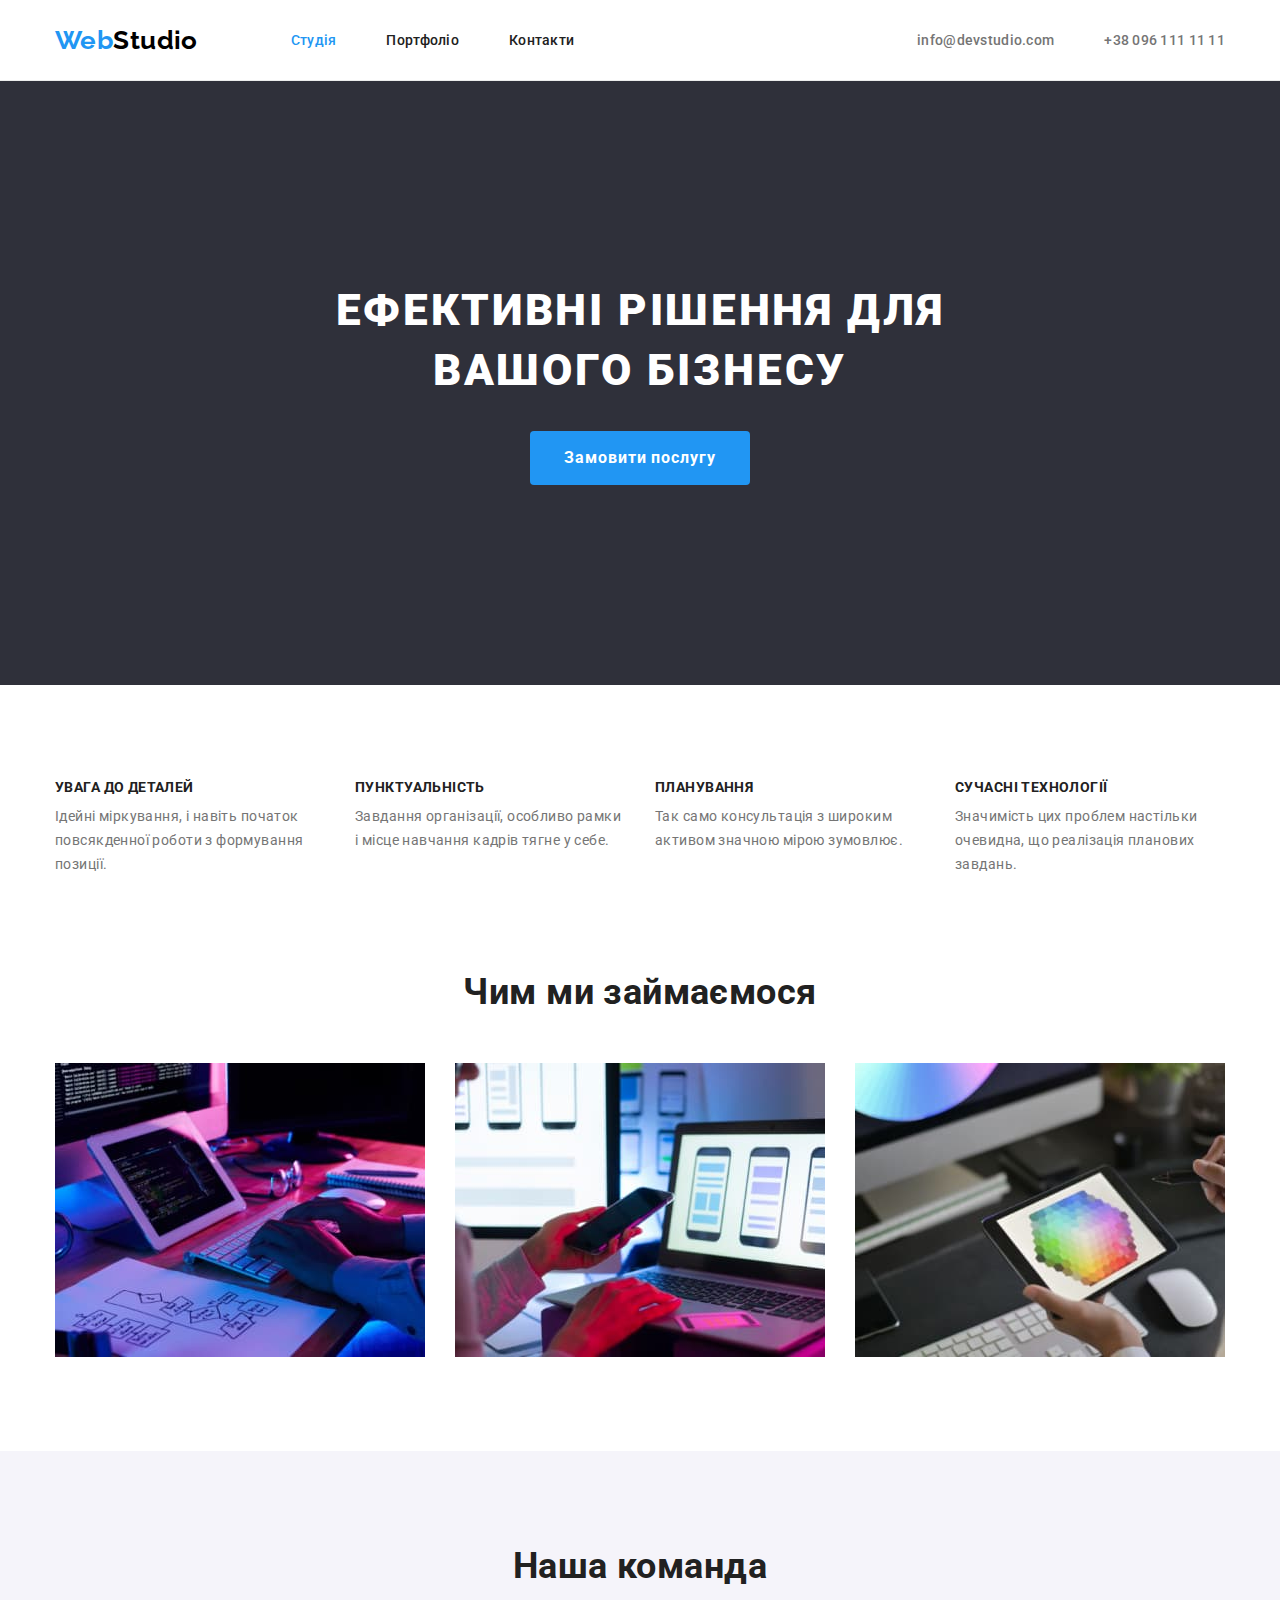
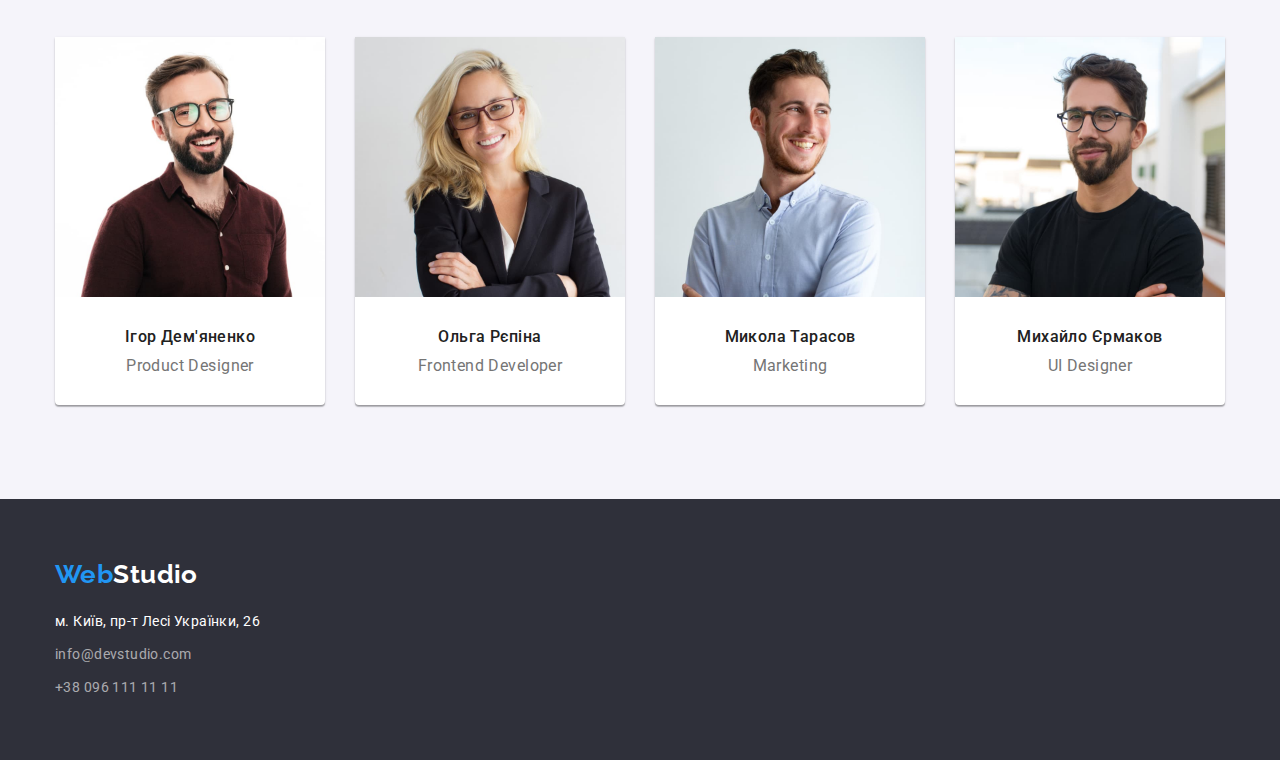
<file: index.html>
<!DOCTYPE html>
<html lang="uk">
<head>
    <meta charset="UTF-8">
    <meta http-equiv="X-UA-Compatible" content="IE=edge">
    <meta name="viewport" content="width=device-width, initial-scale=1.0">
    <title>Студія</title>
    <link rel="preconnect" href="https://fonts.googleapis.com">
    <link rel="preconnect" href="https://fonts.gstatic.com" crossorigin>
    <link href="https://fonts.googleapis.com/css2?family=Raleway:wght@700&family=Roboto:wght@400;500;700;900&display=swap"
        rel="stylesheet">
    <link rel="stylesheet" href="https://cdnjs.cloudflare.com/ajax/libs/modern-normalize/1.1.0/modern-normalize.min.css">    
    <link rel="stylesheet" href="./css/styles.css">
</head>
    <!--Шапка сайту-->
    <header class="header">
        <div class="container main-nav">
            <a href="./index.html" class="logo"><span class="logo-accent">Web</span>Studio</a>
            <nav class="header-nav">
                <ul class="list-nav">
                    <li class="item"><a class="nav-item current" href="./index.html">Студія</a></li>
                    <li class="item"><a class="nav-item" href="./portfolio.html">Портфоліо</a></li>
                    <li class="item"><a class="nav-item" href="#">Контакти</a></li>
                </ul>
            </nav>
                <ul class="contact">
                    <li class="item"><a class="contact-item" href="mailto:info@devstudio.com">info@devstudio.com</a></li>
                    <li class="item"><a class="contact-item" href="tel:+380961111111">+38 096 111 11 11</a></li>
                </ul>
        </div>
    </header>
<main>
        <!--Герой-->
        <section class="hero-section">
            <div class="container">
                <h1 class="hero">Ефективні рішення для вашого бізнесу</h1>
                <button class="btn" type="button">Замовити послугу</button>
            </div>
            
        </section>
        <!--Особливості-->
        <section class="benefit">
            <div class="container">
                <h2 class="visually-hidden">Наші переваги</h2>
                <ul class="benefit-list">
                <li class="item">
                    <h3 class="benefit-title">УВАГА ДО ДЕТАЛЕЙ</h3>
                    <p class="benefits-desc">Ідейні міркування, і навіть початок повсякденної роботи з формування позиції.</p>
                </li>
                <li class="item">
                    <h3 class="benefit-title">ПУНКТУАЛЬНІСТЬ</h3>
                    <p class="benefits-desc">Завдання організації, особливо рамки і місце навчання кадрів тягне у себе.</p>
                </li>
                <li class="item">
                    <h3 class="benefit-title">ПЛАНУВАННЯ</h3>
                    <p class="benefits-desc">Так само консультація з широким активом значною мірою зумовлює.</p>
                </li>
                <li class="item">
                    <h3 class="benefit-title">СУЧАСНІ ТЕХНОЛОГІЇ</h3>
                    <p class="benefits-desc">Значимість цих проблем настільки очевидна, що реалізація планових завдань.</p>
                </li>
                </ul>
        </div>     
        </section>
        <!--Чим ми займаємось-->
        <section class="examples">
            <div class="container">
                <h2 class="whatwedo">Чим ми займаємося</h2>
            <ul class="what-to-do">
                <li class="item"><img class="workimg" src="./images/box1.jpg" alt="Приклад робочого процесу №1" width="370"></li>
                <li class="item"><img class="workimg" src="./images/box2.jpg" alt="Приклад робочого процесу №2" width="370"></li>
                <li class="item"><img class="workimg" src="./images/box3.jpg" alt="Приклад робочого процесу №3" width="370"></li>
            </ul>
            </div>
        </section>
        <!--Наша команда-->
        <section class="team">
            <div class="container">
                <h2 class="team-tile">Наша команда</h2>
                <ul class="ourteam">
                <li class="team-member item">
                    <img class="workimg" src="./images/igor-demiyanenko.jpg" alt="Product Designer" width="270">
                    <div class="container-name">
                        <h3 class="team-item">Ігор Дем'яненко</h3>
                        <p class="team-disc">Product Designer</p>
                    </div>
                </li>
                <li class="team-member item">
                    <img class="workimg" src="./images/olha-repina.jpg" alt="Frontend Developer" width="270">
                    <div class="container-name">
                        <h3 class="team-item">Ольга Рєпіна</h3>
                        <p class="team-disc">Frontend Developer</p>
                    </div>
                </li>
                <li class="team-member item">
                    <img class="workimg" src="./images/mykola-tarasov.jpg" alt="Marketing" width="270">
                    <div class="container-name">
                        <h3 class="team-item">Микола Тарасов</h3>
                        <p class="team-disc">Marketing</p>
                    </div>
                </li>
                <li class="team-member item">
                    <img class="workimg" src="./images/ermakov.jpg" alt="UI Designer" width="270">
                    <div class="container-name">
                        <h3 class="team-item">Михайло Єрмаков</h3>
                        <p class="team-disc">UI Designer</p>
                    </div>
                </li>
                </ul>
            </div>
           
        </section>
</main>
    <!--Футер-->
    <footer class="footer">
        <div class="container">
            <a class="logo" href="./index.html"><span class="logo-accent">Web</span><span
                    class="logo-white">Studio</span></a>
            <address class="main-address">
                <ul class="footer-conact">
                    <li class="item"><a class="address" href="https://cutt.ly/aXV1ov9" target="_blank"
                            rel="nofollow noopener noreferrer">м. Київ, пр-т Лесі Українки,
                            26</a></li>
                    <li class="item"><a class="mail" href="mailto:info@devstudio.com">info@devstudio.com</a></li>
                    <li class="item"><a class="mail" href="tel:+380961111111">+38 096 111 11 11</a></li>
                </ul>
            </address>
        </div>
    </footer>
</body>
</html>
</file>
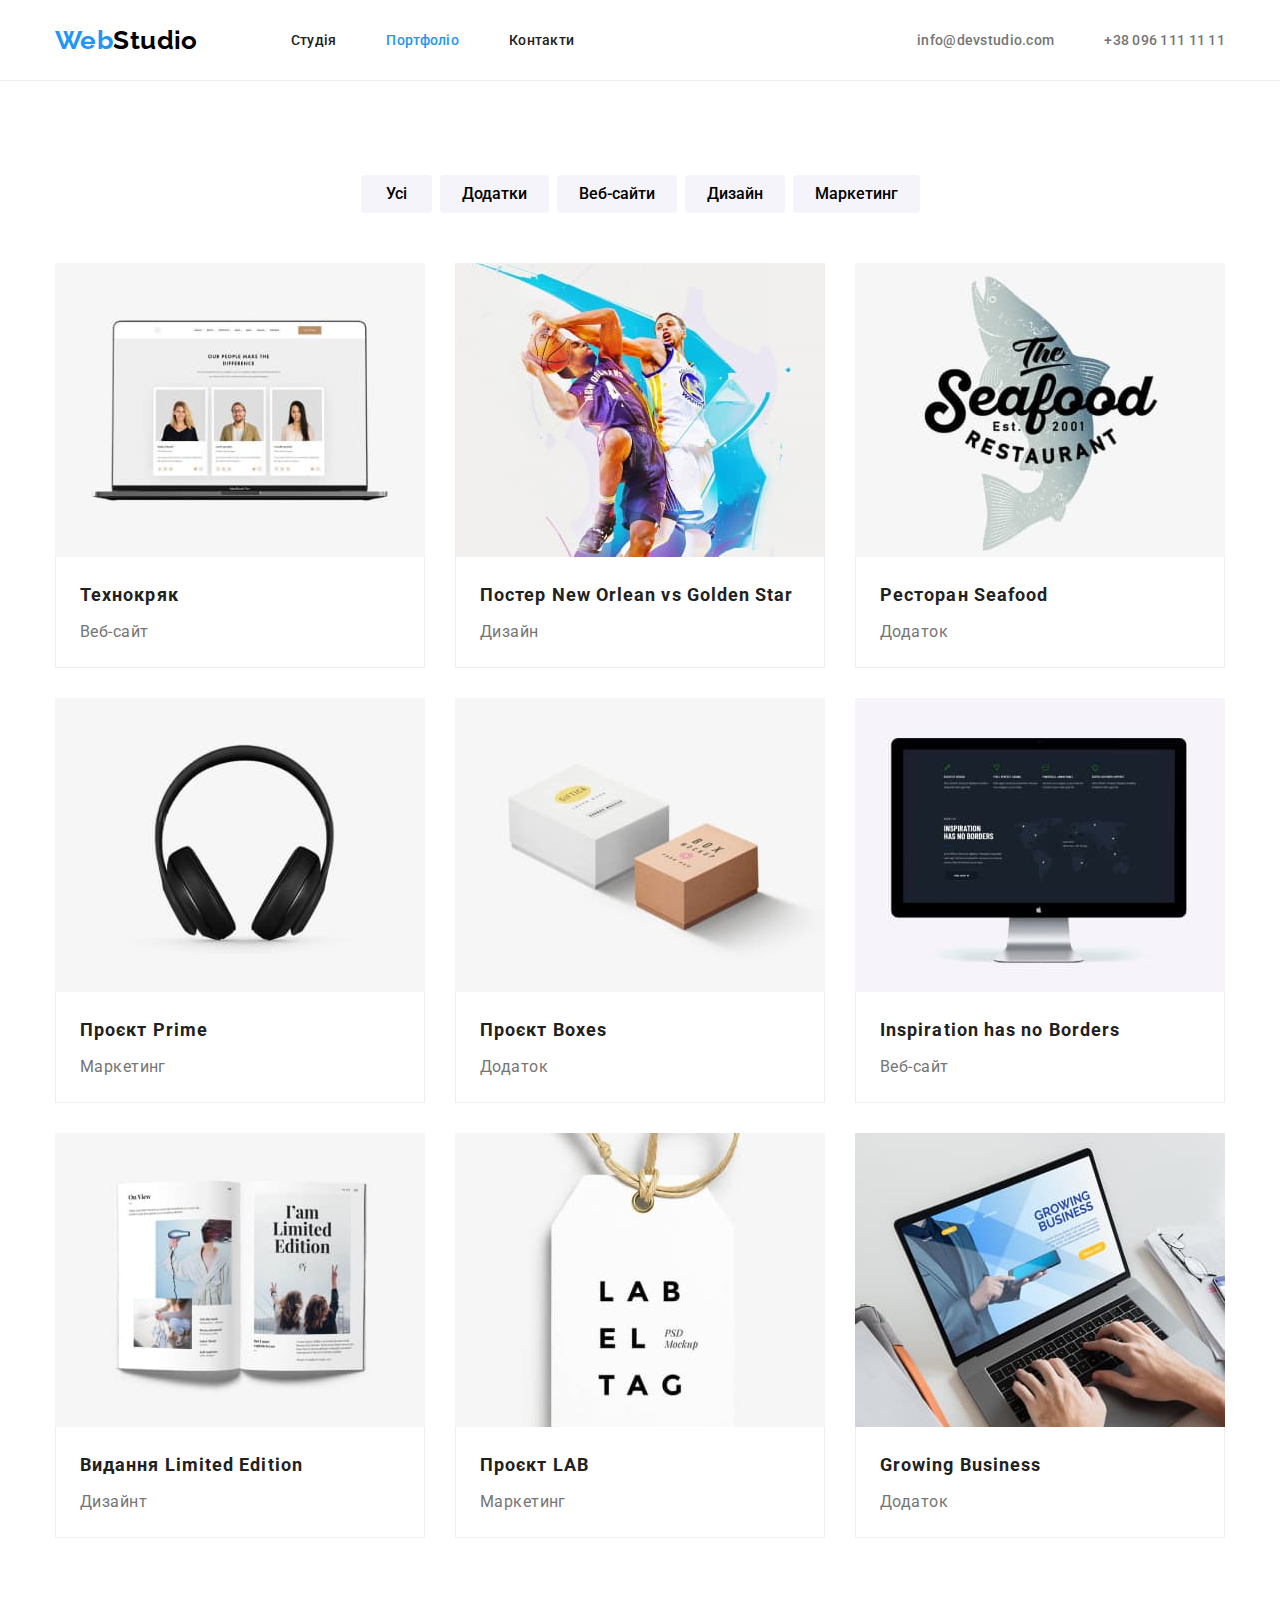
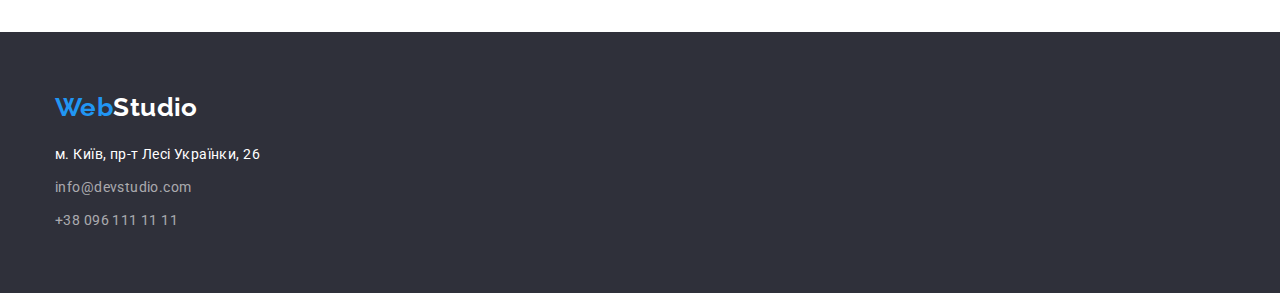
<file: portfolio.html>
<!DOCTYPE html>
<html lang="uk">

<head>
    <meta charset="UTF-8">
    <meta http-equiv="X-UA-Compatible" content="IE=edge">
    <meta name="viewport" content="width=device-width, initial-scale=1.0">
    <title>Портфоліо</title>
    <link rel="preconnect" href="https://fonts.googleapis.com">
    <link rel="preconnect" href="https://fonts.gstatic.com" crossorigin>
    <link href="https://fonts.googleapis.com/css2?family=Raleway:wght@700&family=Roboto:wght@400;500;700;900&display=swap"
        rel="stylesheet">
    <link rel="stylesheet" href="https://cdnjs.cloudflare.com/ajax/libs/modern-normalize/1.1.0/modern-normalize.min.css">
    <link rel="stylesheet" href="./css/styles.css">
</head>
<!--Шапка сайтfу-->
<header class="header">
    <div class="container main-nav">
        <a href="./index.html" class="logo"><span class="logo-accent">Web</span>Studio</a>
        <nav class="header-nav">
            <ul class="list-nav">
                <li class="item"><a class="nav-item" href="./index.html">Студія</a></li>
                <li class="item"><a class="nav-item current" href="./portfolio.html">Портфоліо</a></li>
                <li class="item"><a class="nav-item" href="#">Контакти</a></li>
            </ul>
        </nav>
        <ul class="contact">
            <li class="item"><a class="contact-item" href="mailto:info@devstudio.com">info@devstudio.com</a></li>
            <li class="item"><a class="contact-item" href="tel:+380961111111">+38 096 111 11 11</a></li>
        </ul>
    </div>
</header>
<main>
        <section class="filter">
            <div class="container">
                <h1 class="visually-hidden">Портфоліо</h1>
                <ul class="filter-item">
                    <li class="item"><button type="button" class="btn-nav all">Усі</button></li>
                    <li class="item"><button type="button" class="btn-nav">Додатки</button></li>
                    <li class="item"><button type="button" class="btn-nav">Веб-сайти</button></li>
                    <li class="item"><button type="button" class="btn-nav">Дизайн</button></li>
                    <li class="item"><button type="button" class="btn-nav">Маркетинг</button></li>
                </ul>
                <ul class="portfolio-item">
                    <li class="item portfolio-list">
                        <a href="#" class="portfolio-link">
                            <img class="workimg" src="./images/portfolio/technokryak.jpg" alt="Технокряк" width="370">
                            <div class="cards">
                            <h2 class="portfolio-name">Технокряк</h2>
                            <p class="portfolio-disc">Веб-сайт</p>
                            </div>
                        </a>
                    </li>
                    <li class="item portfolio-list">
                        <a href="#" class="portfolio-link">
                                <img class="workimg" src="./images/portfolio/poster.jpg" alt="Постер New Orlean vs Golden Star" width="370">
                                <div class="cards">
                                <h2 class="portfolio-name">Постер New Orlean vs Golden Star</h2>
                                <p class="portfolio-disc">Дизайн</p>
                                </div>
                        </a>
                    </li>
                    <li class="item portfolio-list">
                        <a href="#" class="portfolio-link">
                                <img class="workimg" src="./images/portfolio/seafood.jpg" alt="Ресторан Seafood" width="370">
                                <div class="cards">
                                <h2 class="portfolio-name">Ресторан Seafood</h2>
                                <p class="portfolio-disc">Додаток</p>
                                </div>
                        </a>
                    </li>
                    <li class="item portfolio-list">
                        <a href="#" class="portfolio-link">
                                <img class="workimg" src="./images/portfolio/prime.jpg" alt="Проєкт Prime" width="370">
                                <div class="cards">
                                <h2 class="portfolio-name">Проєкт Prime</h2>
                                <p class="portfolio-disc">Маркетинг</p>
                                </div>
                        </a>
                    </li>
                    <li class="item portfolio-list">
                        <a href="#" class="portfolio-link">
                                <img class="workimg" src="./images/portfolio/boxes.jpg" alt="Проєкт Boxes" width="370">
                                <div class="cards">
                                <h2 class="portfolio-name">Проєкт Boxes</h2>
                                <p class="portfolio-disc">Додаток</p>
                                </div>
                        </a>
                    </li>
                    <li class="item portfolio-list">
                        <a href="#" class="portfolio-link">
                                <img class="workimg" src="./images/portfolio/no-border.jpg" alt="Inspiration has no Borders" width="370">
                                <div class="cards">
                                <h2 class="portfolio-name">Inspiration has no Borders</h2>
                                <p class="portfolio-disc">Веб-сайт</p>
                                </div>
                        </a>
                    </li>
                    <li class="item portfolio-list">
                        <a href="#" class="portfolio-link">
                                <img class="workimg" src="./images/portfolio/limited-editional.jpg" alt="Видання Limited Edition" width="370">
                                <div class="cards">
                                <h2 class="portfolio-name">Видання Limited Edition</h2>
                                <p class="portfolio-disc">Дизайнт</p>
                                </div>
                        </a>
                    </li>
                    <li class="item portfolio-list">
                        <a href="#" class="portfolio-link">
                                <img class="workimg" src="./images/portfolio/lab.jpg" alt="Проєкт LAB" width="370">
                                <div class="cards">
                                <h2 class="portfolio-name">Проєкт LAB</h2>
                                <p class="portfolio-disc">Маркетинг</p>
                                </div>
                        </a>
                    </li>
                    <li class="item portfolio-list">
                        <a href="#" class="portfolio-link">
                            <img class="workimg" src="./images/portfolio/growing-business.jpg" alt="Growing Business" width="370">
                            <div class="cards">
                            <h2 class="portfolio-name">Growing Business</h2>
                            <p class="portfolio-disc">Додаток</p>
                            </div>
                        </a>
                    </li>
                </ul>
            </div>
        </section>
</main>
<!--Футер-->
<footer class="footer">
    <div class="container">
        <a class="logo" href="./index.html"><span class="logo-accent">Web</span><span
                class="logo-white">Studio</span></a>
        <address class="main-address">
            <ul class="footer-conact">
                <li class="item"><a class="address" href="https://cutt.ly/aXV1ov9" target="_blank"
                        rel="nofollow noopener noreferrer">м. Київ, пр-т Лесі Українки,
                        26</a></li>
                <li class="item"><a class="mail" href="mailto:info@devstudio.com">info@devstudio.com</a></li>
                <li class="item"><a class="mail" href="tel:+380961111111">+38 096 111 11 11</a></li>
            </ul>
        </address>
    </div>
</footer>
</body>

</html>
</file>
<file: css/styles.css>
:root {
    --accent: #2196F3;
    --accent-hover: #188CE8;
    --main-text: #212121;
    --background-color: #FFFFFF;
    --secondary-text: #757575;
    --white-text: #FFFFFF;
    --black-text: #000000;
    --hero-bgc: #2F303A;
    --bgc-poster: #EEEEEE;
    --bgc-header: #ECECEC;
    --bgc-team: #F5F4FA;
    --footer-address: rgba(255, 255, 255, 0.6);
    --border-header: #ECECEC;
}
/* *{
    outline: 1px solid red; */
}
h1, h2, h3, h4, h5, h6 {
    padding: 0;
    margin: 0;
}
ul, p {
    padding: 0;
    margin: 0;
}
.container {
    margin: 0 auto;
    width: 1200px;
    padding-left: 15px;
    padding-right: 15px;
}

body {
font-family: 'Roboto', sans-serif;
letter-spacing: 0.03em;
color: var(--main-text);
background-color:var(--background-color);
font-size: 14px;
font-weight: 400;
}

/* Логотип */
.logo {
    margin-right: 93px;
    display: block;
    font-family: 'Raleway', sans-serif;
    font-weight: 700;
    font-size: 26px;
    line-height: 1.19;
    text-decoration: none;
}
.logo-accent {
    color: var(--accent)
}
.header {
    align-items:center;
    border-bottom: 1px solid var(--border-header);
}
.main-nav {
    display: flex;
    align-items: center;
}
.container > a {
    color: var(--black-text);
}

.logo-white {
    color: var(--white-text);
}
.nav-item.current {
    color: var(--accent);
}

/* Навигация  */
.header-nav {   
    font-weight: 500;
    line-height: 1.143;
    letter-spacing: 0.02em;
    }
.nav-item {
    text-decoration: none;
    color: var(--main-text);
}
 .list-nav .nav-item{
    display: block;
    padding: 32px 0px;
    
}
.list-nav {
    display: flex;
}
 .list-nav .item:not(:last-child) {
    margin-right: 50px;
}
.contact {
    display: flex;
    margin-left: auto;
}
.contact .contact-item{
    display: block;
    padding: 32px 0px;
}

.contact .item:not(:first-child) {
    margin-left: 50px;
}

.nav-item:hover,
.nav-item:focus,
.contact-item:hover,
.contact-item:focus,
.mail:hover,
.mail:focus,
.address:hover,
.address:focus {
    color: var(--accent)
}

.item,
.benefit-item {
    list-style-type: none;
}
.contact-item {
    color: var(--secondary-text);
    letter-spacing: 0.02em;
    font-weight: 500;
    line-height: 1.143;
    text-decoration: none;
}
.contact-item:last-child {
    margin-right: 0;
}

.team-member {
    background-color:var(--background-color);
    box-shadow: 0px 1px 3px rgba(0, 0, 0, 0.12), 0px 1px 1px rgba(0, 0, 0, 0.14), 0px 2px 1px rgba(0, 0, 0, 0.2);
    border-radius: 0px 0px 4px 4px;
}

/* Герой */
.hero-section {
    background-color: var(--hero-bgc);
    text-align: center;
    padding-top: 200px;
    padding-bottom: 200px;
}
.hero {
    width: 696px;
    margin: 0 auto;
    margin-bottom: 30px;
    font-weight: 900;
    font-size: 44px;
    line-height: 1.36;
    text-align: center;
    letter-spacing: 0.06em;
    text-transform: uppercase;
    color: var(--white-text);
}

/* Кнопка  */
.btn {
    padding: 10px 32px;
    border-radius: 4px;
    cursor: pointer;
    background-color: var(--accent);
    font-family: 'Roboto', sans-serif;
    color: var(--white-text);
    font-weight: 700;
    line-height: 1.88;
    letter-spacing: 0.06em;
    font-size: 16px; 
    border-color: transparent;
}

.btn:hover,
.btn:focus,
.btn:active {
    background-color:var(--accent-hover);
}

.benefit {
    padding-top: 94px;
    padding-bottom: 94px;
}
.benefit-list {
    display: flex;
}
.benefit-list .item {
    margin-right: 30px;
}
.benefit-list .item:last-child {
    margin-right: 0;
}
.benefit-title {
    margin-top: 0;
    margin-bottom: 10px;
    font-weight: 700;
    line-height: 1.143;
    text-transform: uppercase;
    font-size: 14px;
}
.benefits-desc {
    width: 270px;
    line-height: 1.71;
    color: var(--secondary-text);
}

/* Чим займаємося  */
.examples {
    padding-bottom: 94px;
}
.workimg {
    display: block;
    max-width: 100%;
}
.what-to-do {
    display: flex;
    }

.whatwedo {
    margin-bottom: 50px;
    margin-top: 0;
}
.what-to-do .item:not(:last-child){
    margin-right: 30px;
}

.whatwedo, .team-tile {
    font-weight: 700;
    font-size: 36px;
    line-height: 1.17;
    text-align: center;
}

/* Наша команда  */
.ourteam {
    display: flex;
    text-align: center;  
}
.ourteam .team-member:not(:last-child) {
    margin-right: 30px;}
.team-tile {
    margin-top: 0px;
    margin-bottom: 50px;
}
.team {
    background-color:var(--bgc-team);
    padding: 94px 0px;
}
.team-item {
    font-weight: 500;
    font-size: 16px;
    line-height: 1.19;
    margin-bottom: 10px;
    margin-top: 0;
    }

.team-disc {
    font-size: 16px;
    line-height: 1.19;
    color: var(--secondary-text);
}
.container-name {
    padding: 30px 0px;
    text-align: center;
}

/* Футер */
.footer {
    padding: 60px 0px;
}
.footer .logo {
    margin-right: 0;
}
.footer {
    background-color: var(--hero-bgc);
}
.main-address {
    margin-top: 20px;
    font-style: normal;
    
}

.address {
   
    color: var(--white-text);
    text-decoration: none;
    line-height: 1.71;
}
     
    .mail {
    color: var(--footer-address);
    text-decoration: none;
    line-height: 1.71;
   }
   .footer-conact .item:not(:last-child){
    margin-bottom: 9px;
   }

.btn-nav {
    font-family: inherit;
    cursor: pointer;
    font-weight: 500;
    font-size: 16px;
    line-height: 1.62;
    text-align: center;
    background-color: var(--bgc-team);
    border-radius: 4px;
    padding: 6px 22px;
    border: none;
    }

/* Навигация портфолио  */

.btn-nav:hover, 
.btn-nav:focus {
    background-color: var(--accent);
    color: var(--white-text);
}

.btn-nav.all{
    padding: 6px 25px;
}
.filter-item .item:not(:last-child){
    margin-right: 8px;
}

/* Портфолио */
.portfolio-link{
    text-decoration: none;
}
.porfolio-list {
    background-color:var(--bgc-poster);
}
.portfolio-name {
    width: 322px;
    margin-top: 0px;
        margin-bottom: 4px;
        font-weight: 700;
        font-size: 18px;
        line-height: 2.0;
        letter-spacing: 0.06em;
        color: var(--main-text);
}
.portfolio-disc {
        font-size: 16px;
        line-height: 1.88;
        color: var(--secondary-text);     
}
.portfolio-item {
    display: flex;
    flex-wrap:wrap;
    gap: 30px;
}

.visually-hidden {
    position: absolute;
    width: 1px;
    height: 1px;
    margin: -1px;
    border: 0;
    padding: 0;
    white-space: nowrap;
    clip-path: inset(100%);
    clip: rect(0 0 0 0);
    overflow: hidden;
}
.filter {
    padding: 94px 0px;
}
.filter-item {
    display: flex;
    margin-bottom: 50px;
    justify-content: center;
}
.cards{
    width: 370px;
    border-left:1px solid #EEEEEE ;
    border-right: 1px solid #EEEEEE;
    border-bottom: 1px solid #EEEEEE;
    padding-top: 20px;
    padding-left: 24px;
    padding-right: 24px;
    padding-bottom: 20px;
}
</file>
